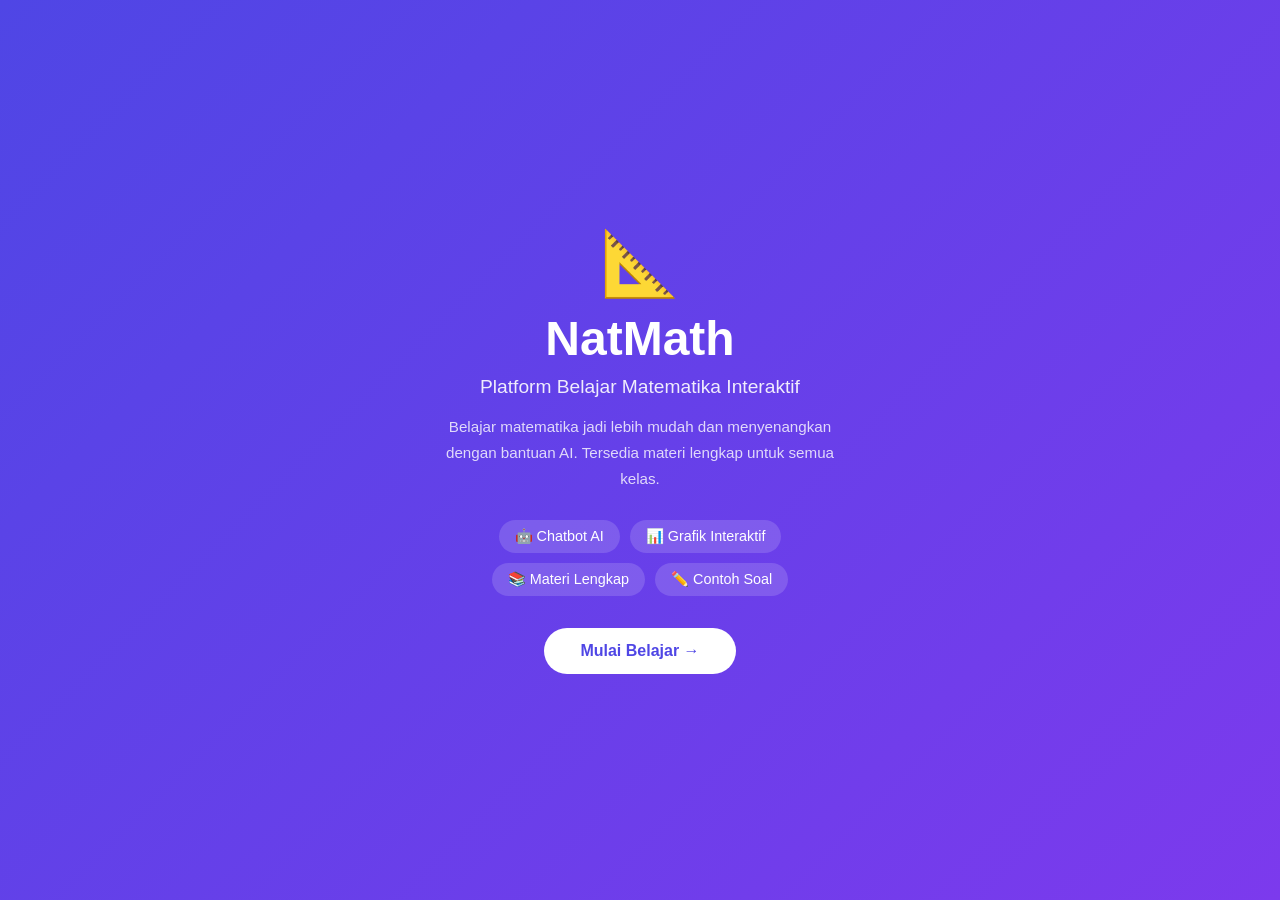
<file: index.html>
<!DOCTYPE html>
<html lang="id">
<head>
  <meta charset="UTF-8">
  <meta name="viewport" content="width=device-width, initial-scale=1.0">
  <title>NatMath</title>
  <style>
    * { margin: 0; padding: 0; box-sizing: border-box; }
    body {
      font-family: 'Segoe UI', sans-serif;
      background: linear-gradient(135deg, #4f46e5, #7c3aed);
      height: 100vh;
      display: flex;
      align-items: center;
      justify-content: center;
    }
    .landing-content { text-align: center; color: white; padding: 40px; max-width: 500px; }
    .landing-logo { font-size: 4rem; margin-bottom: 10px; }
    h1 { font-size: 3rem; font-weight: bold; margin-bottom: 10px; }
    .landing-subtitle { font-size: 1.2rem; opacity: 0.9; margin-bottom: 16px; }
    .landing-desc { font-size: 0.95rem; opacity: 0.8; line-height: 1.7; margin-bottom: 28px; }
    .landing-features { display: flex; gap: 10px; justify-content: center; flex-wrap: wrap; margin-bottom: 32px; }
    .landing-feature { background: rgba(255,255,255,0.15); padding: 8px 16px; border-radius: 20px; font-size: 0.9rem; }
    .landing-btn { padding: 14px 36px; background: white; color: #4f46e5; border: none; border-radius: 50px; font-size: 1rem; font-weight: bold; cursor: pointer; transition: 0.2s; }
    .landing-btn:hover { transform: scale(1.05); box-shadow: 0 8px 20px rgba(0,0,0,0.2); }
  </style>
</head>
<body>
  <div class="landing-content">
    <div class="landing-logo">📐</div>
    <h1>NatMath</h1>
    <p class="landing-subtitle">Platform Belajar Matematika Interaktif</p>
    <p class="landing-desc">Belajar matematika jadi lebih mudah dan menyenangkan dengan bantuan AI. Tersedia materi lengkap untuk semua kelas.</p>
    <div class="landing-features">
      <div class="landing-feature">🤖 Chatbot AI</div>
      <div class="landing-feature">📊 Grafik Interaktif</div>
      <div class="landing-feature">📚 Materi Lengkap</div>
      <div class="landing-feature">✏️ Contoh Soal</div>
    </div>
    <button class="landing-btn" onclick="window.location.href='login.html'">Mulai Belajar →</button>
  </div>
</body>
</html>
</file>
